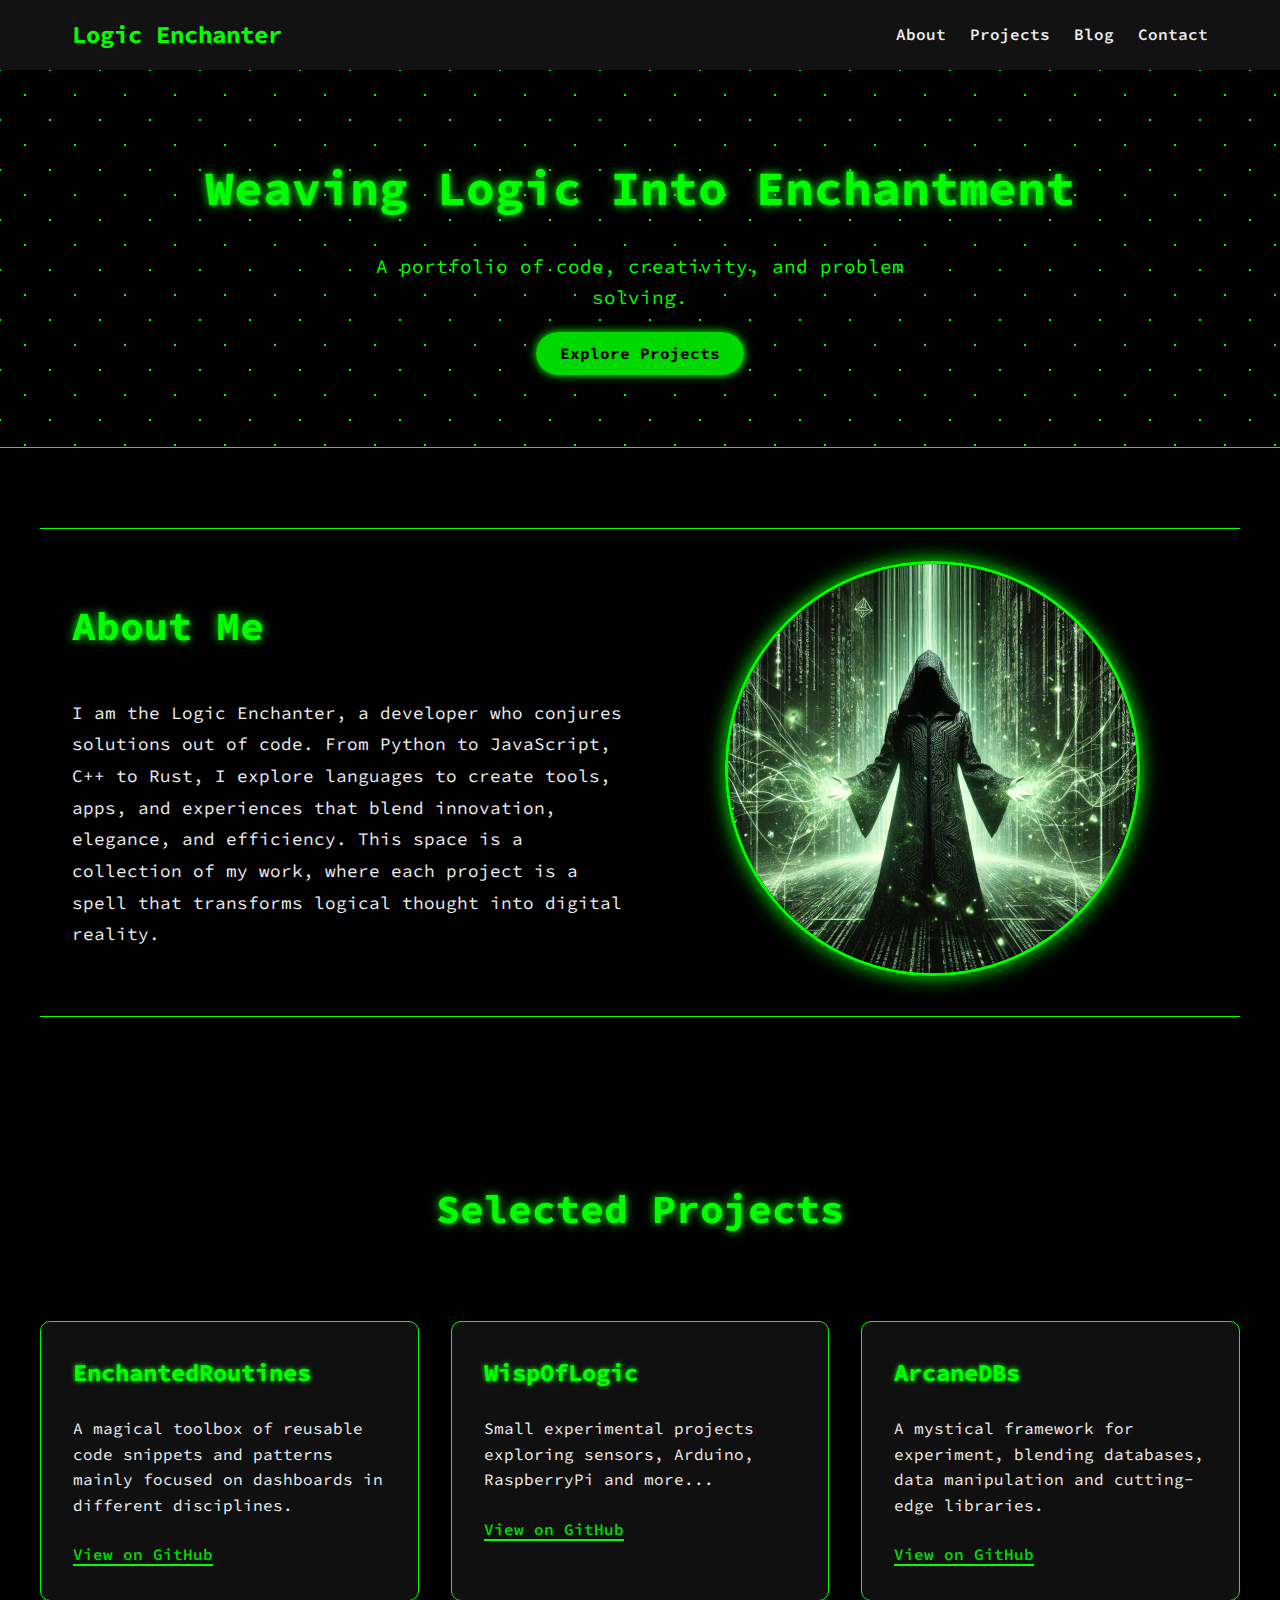
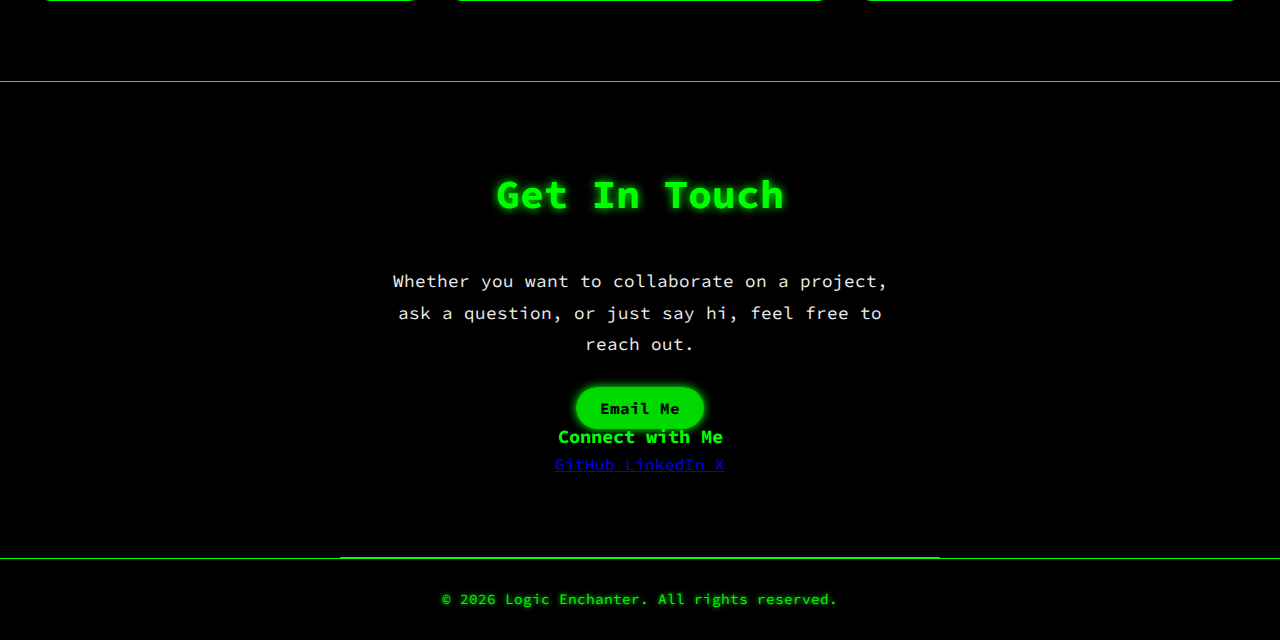
<file: index.html>
<!DOCTYPE html>
<html lang="en">
<head>
    <meta charset="UTF-8" />
    <meta name="description" content="Logic Enchanter - A Portfolio of Magical Code and Projects" />
    <meta name="viewport" content="width=device-width, initial-scale=1.0" />
    <title>Logic Enchanter</title>
    <link rel="stylesheet" href="style.css" />

    <!-- Example of Google Fonts -->
    <link rel="preconnect" href="https://fonts.googleapis.com" />
    <link rel="preconnect" href="https://fonts.gstatic.com" crossorigin />
    <link 
      href="https://fonts.googleapis.com/css2?family=Montserrat:wght@300;400;600;700&family=Source+Code+Pro:wght@400;600&display=swap" 
      rel="stylesheet"
    />

    <!-- Font Awesome for Icons -->
    <link 
      rel="stylesheet" 
      href="https://cdnjs.cloudflare.com/ajax/libs/font-awesome/6.0.0-beta3/css/all.min.css" 
      integrity="sha512-jQikAnYgPKfT8hMB54cCeC0skDzM6FatCsXpT74VI84fncKuEZkZFYV20p1LuTDyYva4YuM/ze0kBpFpdXfzIA==" 
      crossorigin="anonymous" 
      referrerpolicy="no-referrer" 
    />
</head>
<body>
    <header>
        <nav>
            <div class="logo">Logic Enchanter</div>
            <div class="menu-toggle" id="mobile-menu">
                <div class="bar"></div>
                <div class="bar"></div>
                <div class="bar"></div>
            </div>
            <ul class="nav-list">
                <li><a href="index.html#about">About</a></li>
                <li><a href="index.html#projects">Projects</a></li>
                <li><a href="blog.html">Blog</a></li>
                <li><a href="index.html#contact">Contact</a></li>
            </ul>
        </nav>
        <div class="hero">
            <h1>Weaving Logic Into Enchantment</h1>
            <p>A portfolio of code, creativity, and problem solving.</p>
            <a class="btn" href="#projects">Explore Projects</a>
        </div>
    </header>

    <section id="about" class="about-section">
        <div class="content">
            <h2>About Me</h2>
            <p>
                I am the Logic Enchanter, a developer who conjures solutions out of code.
                From Python to JavaScript, C++ to Rust, I explore languages to create tools,
                apps, and experiences that blend innovation, elegance, and efficiency. This
                space is a collection of my work, where each project is a spell that
                transforms logical thought into digital reality.
            </p>
        </div>
        <div class="profile-image">
            <!-- Replace this placeholder with your own image -->
            <img src="files/techench.png" alt="Profile Image" />
        </div>
    </section>

    <section id="projects" class="projects-section">
        <h2>Selected Projects</h2>
        <div class="projects-grid">
            <!-- Sample Project Card -->
            <div class="project-card">
                <h3>EnchantedRoutines</h3>
                <p>A magical toolbox of reusable code snippets and patterns mainly focused on dashboards in different disciplines.</p>
                <a href="https://github.com/LogicEnchanter/EnchantedRoutines" class="card-link">View on GitHub</a>
            </div>
            <div class="project-card">
                <h3>WispOfLogic</h3>
                <p>Small experimental projects exploring sensors, Arduino, RaspberryPi and more...</p>
                <a href="https://github.com/LogicEnchanter/WispOfLogic" class="card-link">View on GitHub</a>
            </div>
            <div class="project-card">
                <h3>ArcaneDBs</h3>
                <p>A mystical framework for experiment, blending databases, data manipulation and cutting-edge libraries.</p>
                <a href="https://github.com/LogicEnchanter/ArcaneDBs" class="card-link">View on GitHub</a>
            </div>
        </div>
    </section>

    <section id="contact" class="contact-section">
        <h2>Get In Touch</h2>
        <p>
            Whether you want to collaborate on a project, ask a question, or just say hi, 
            feel free to reach out.
        </p>
        <a class="btn" href="mailto:your-email@example.com">Email Me</a>
        
        <!-- Social Accounts Section -->
        <div class="social-section">
            <h3>Connect with Me</h3>
            <div class="social-links">
                <a href="https://github.com/your-github" target="_blank" rel="noopener">
                    <i class="fab fa-github"></i> GitHub
                </a>
                <a href="https://www.linkedin.com/in/your-linkedin" target="_blank" rel="noopener">
                    <i class="fab fa-linkedin"></i> LinkedIn
                </a>
                <a href="https://twitter.com/your-x-account" target="_blank" rel="noopener">
                    <i class="fab fa-twitter"></i> X
                </a>
            </div>
        </div>
    </section>

    <footer>
        <p>&copy; <span id="year"></span> Logic Enchanter. All rights reserved.</p>
    </footer>

    <script>
        // Update year automatically
        document.getElementById('year').textContent = new Date().getFullYear();

        // Mobile Menu Toggle
        const menu = document.querySelector('.nav-list');
        const menuBtn = document.querySelector('#mobile-menu');
        menuBtn.addEventListener('click', () => {
            menu.classList.toggle('active');
            menuBtn.classList.toggle('is-active');
        });
    </script>
</body>
</html>
</file>
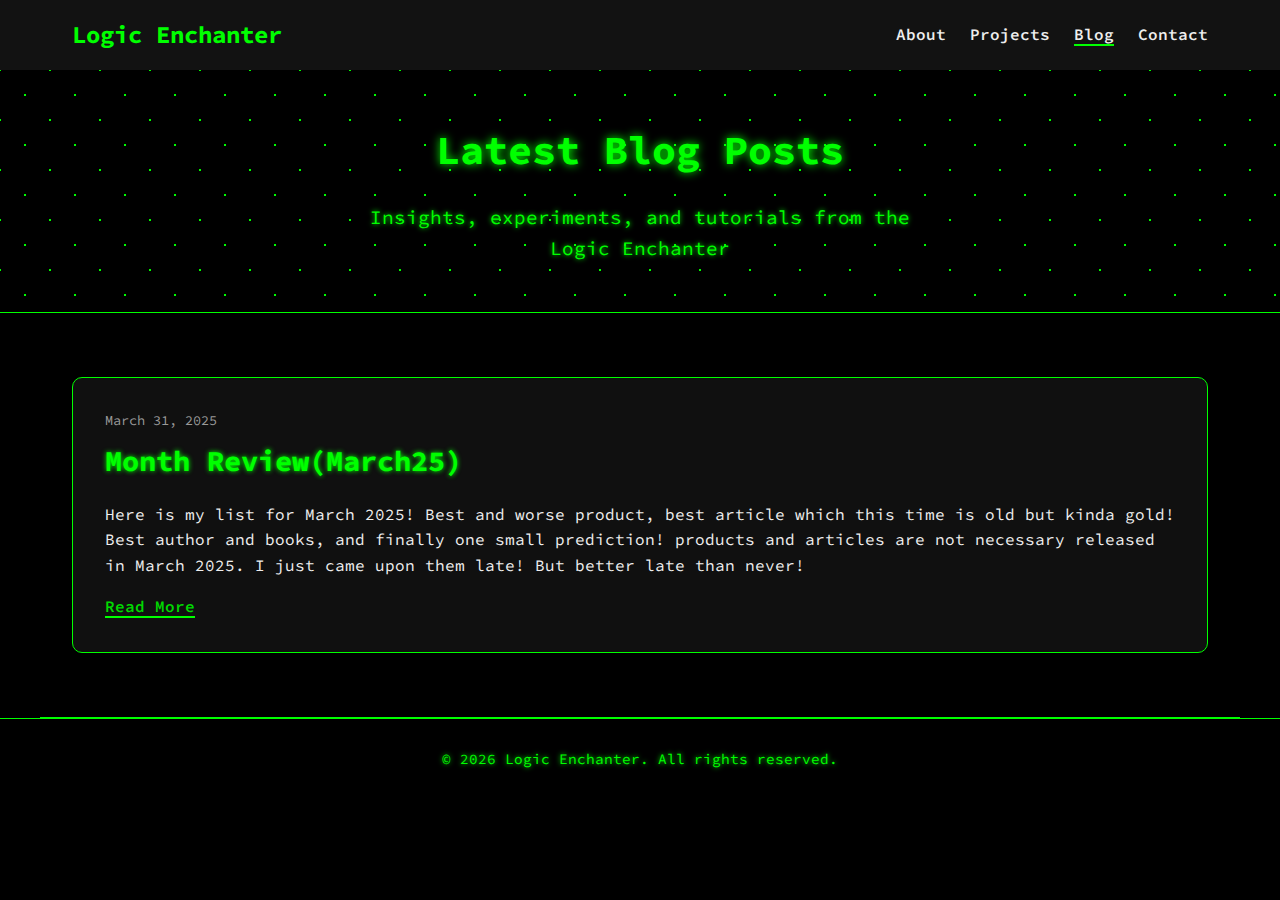
<file: blog.html>
<!DOCTYPE html>
<html lang="en">
<head>
    <meta charset="UTF-8" />
    <meta name="description" content="Logic Enchanter - Blog" />
    <meta name="viewport" content="width=device-width, initial-scale=1.0" />
    <title>Logic Enchanter Blog</title>
    <link rel="stylesheet" href="style.css" />

    <!-- Example of Google Fonts -->
    <link rel="preconnect" href="https://fonts.googleapis.com" />
    <link rel="preconnect" href="https://fonts.gstatic.com" crossorigin />
    <link 
      href="https://fonts.googleapis.com/css2?family=Montserrat:wght@300;400;600;700&family=Source+Code+Pro:wght@400;600&display=swap" 
      rel="stylesheet"
    />

    <!-- Font Awesome for Icons -->
    <link 
      rel="stylesheet" 
      href="https://cdnjs.cloudflare.com/ajax/libs/font-awesome/6.0.0-beta3/css/all.min.css" 
      integrity="sha512-jQikAnYgPKfT8hMB54cCeC0skDzM6FatCsXpT74VI84fncKuEZkZFYV20p1LuTDyYva4YuM/ze0kBpFpdXfzIA==" 
      crossorigin="anonymous" 
      referrerpolicy="no-referrer" 
    />
</head>
<body>
    <!-- Header & Navbar (same structure as index.html) -->
    <header>
        <nav>
            <div class="logo">Logic Enchanter</div>
            <div class="menu-toggle" id="mobile-menu">
                <div class="bar"></div>
                <div class="bar"></div>
                <div class="bar"></div>
            </div>
            <ul class="nav-list">
                <li><a href="index.html#about">About</a></li>
                <li><a href="index.html#projects">Projects</a></li>
                <li><a href="blog.html" class="active">Blog</a></li>
                <li><a href="index.html#contact">Contact</a></li>
            </ul>
        </nav>
        <!-- Smaller hero banner for the blog page -->
        <div class="hero hero-blog">
            <h1>Latest Blog Posts</h1>
            <p>Insights, experiments, and tutorials from the Logic Enchanter</p>
        </div>
    </header>

    <!-- Blog Listing Section -->
    <section class="blog-section">
        <div class="blog-container">

            <!-- Example Blog Post 1 -->
            <article class="blog-post">
                <small class="post-date">March 31, 2025</small>
                <h2 class="post-title">Month Review(March25)</h2>
                <p class="post-excerpt">
                    Here is my list for March 2025! Best and worse product, best article which this time is old but kinda gold! Best author and books, and finally
                    one small prediction! products and articles are not necessary released in March 2025. I just came upon them late! But better late than never!
                </p>
                <a class="post-read-more" href="months/march-2025/march2025.html">Read More</a>
            </article>

            <!-- Add more blog-post articles as needed -->
        </div>
    </section>

    <!-- Footer (same as index.html) -->
    <footer>
        <p>&copy; <span id="year"></span> Logic Enchanter. All rights reserved.</p>
    </footer>

    <script>
        // Update year automatically
        document.getElementById('year').textContent = new Date().getFullYear();

        // Mobile Menu Toggle
        const menu = document.querySelector('.nav-list');
        const menuBtn = document.querySelector('#mobile-menu');
        menuBtn.addEventListener('click', () => {
            menu.classList.toggle('active');
            menuBtn.classList.toggle('is-active');
        });
    </script>
</body>
</html>
</file>
<file: style.css>
:root {
    --primary-color: #00ff00; /* Neon green for Matrix effect */
    --secondary-color: #121212; /* Dark background */
    --dark-color: #000;
    --light-color: #eee;
    --accent-color: #00d900; /* Slightly different green for accents */
    --font-body: 'Source Code Pro', monospace; /* Monospace for a code-like feel */
    --font-code: 'Source Code Pro', monospace;
}

/* Reset */
* {
    margin: 0;
    padding: 0;
    box-sizing: border-box;
}

body {
    font-family: var(--font-body);
    line-height: 1.6;
    background: var(--dark-color);
    color: var(--primary-color);
    overflow-x: hidden;
}

/* NAVIGATION */
header {
    background: var(--secondary-color);
    position: relative;
    border-bottom: 1px solid #00ff00;
}

nav {
    display: flex;
    justify-content: space-between;
    align-items: center;
    padding: 1em 2em;
    max-width: 1200px;
    margin: 0 auto;
}

nav .logo {
    font-size: 1.5rem;
    font-weight: 700;
    color: var(--primary-color);
    font-family: var(--font-code);
}

.nav-list {
    list-style: none;
    display: flex;
    gap: 1.5em;
}

.nav-list li a {
    text-decoration: none;
    color: var(--light-color);
    font-weight: 600;
    transition: color 0.3s;
}

.nav-list li a:hover {
    color: var(--primary-color);
}

/* Mobile menu button */
.menu-toggle {
    display: none;
    flex-direction: column;
    cursor: pointer;
}

.bar {
    height: 3px;
    width: 25px;
    background: var(--primary-color);
    margin: 5px 0;
    transition: all 0.3s;
}

/* HERO */
.hero {
    text-align: center;
    padding: 5em 2em;
    position: relative;
    background: #000;
    color: var(--primary-color);
    /* Optional: Add a subtle matrix "rain" effect background */
    background-image: radial-gradient(#00ff00 1px, transparent 1px),
    radial-gradient(#00ff00 1px, transparent 1px);
    background-position: 0 0, 25px 25px;
    background-size: 50px 50px;
}

.hero h1 {
    font-size: 3rem;
    margin-bottom: 0.5em;
    text-shadow: 0 0 10px #00ff00;
}

.hero p {
    font-size: 1.2rem;
    margin-bottom: 1em;
    max-width: 600px;
    margin: 0.5em auto 1.5em;
}

.hero .btn {
    background: var(--accent-color);
    color: var(--dark-color);
    padding: 0.7em 1.5em;
    border: none;
    border-radius: 25px;
    text-decoration: none;
    font-weight: 700;
    font-family: var(--font-code);
    transition: background 0.3s, box-shadow 0.3s;
    box-shadow: 0 0 10px #00ff00;
}

.hero .btn:hover {
    background: #00ff00;
    box-shadow: 0 0 15px #00ff00, 0 0 30px #00ff00;
}

/* ABOUT */
.about-section {
    display: flex;
    flex-wrap: wrap;
    align-items: center;
    max-width: 1200px;
    margin: 5em auto;
    padding: 2em;
    border-top: 1px solid #00ff00;
    border-bottom: 1px solid #00ff00;
}

.about-section .content {
    flex: 1;
    min-width: 300px;
    margin-right: 2em;
}

.about-section h2 {
    font-size: 2.5rem;
    margin-bottom: 1em;
    text-shadow: 0 0 10px #00ff00;
}

.about-section p {
    font-size: 1.1rem;
    line-height: 1.8;
    color: var(--light-color);
}

.profile-image {
    flex: 1;
    min-width: 300px;
    text-align: center;
}

.profile-image img {
    max-width: 100%;
    border-radius: 50%;
    border: 3px solid #00ff00;
    box-shadow: 0 0 20px #00ff00;
}

/* PROJECTS */
.projects-section {
    background: var(--dark-color);
    padding: 5em 2em;
    text-align: center;
    border-bottom: 1px solid #00ff00;
}

.projects-section h2 {
    font-size: 2.5rem;
    margin-bottom: 2em;
    color: var(--primary-color);
    text-shadow: 0 0 10px #00ff00;
}

.projects-grid {
    display: grid;
    grid-template-columns: repeat(auto-fit, minmax(250px, 1fr));
    gap: 2em;
    max-width: 1200px;
    margin: 0 auto;
}

.project-card {
    background: #101010;
    border: 1px solid #00ff00;
    border-radius: 10px;
    padding: 2em;
    transition: transform 0.3s, box-shadow 0.3s;
    text-align: left;
    position: relative;
    color: var(--light-color);
}

.project-card h3 {
    font-size: 1.5rem;
    color: var(--primary-color);
    margin-bottom: 1em;
    text-shadow: 0 0 5px #00ff00;
}

.project-card p {
    font-size: 1rem;
    margin-bottom: 1.5em;
    color: var(--light-color);
}

.project-card .card-link {
    text-decoration: none;
    font-weight: 600;
    color: var(--accent-color);
    font-family: var(--font-code);
    border-bottom: 2px solid #00ff00;
    transition: color 0.3s, text-shadow 0.3s;
}

.project-card:hover {
    transform: translateY(-5px);
    box-shadow: 0 10px 30px rgba(0,255,0,0.2);
}

.project-card:hover .card-link {
    color: #00ff00;
    text-shadow: 0 0 10px #00ff00;
}

/* CONTACT */
.contact-section {
    padding: 5em 2em;
    text-align: center;
    max-width: 600px;
    margin: 0 auto;
    border-bottom: 1px solid #00ff00;
}

.contact-section h2 {
    font-size: 2.5rem;
    margin-bottom: 1em;
    color: var(--primary-color);
    text-shadow: 0 0 10px #00ff00;
}

.contact-section p {
    font-size: 1.1rem;
    line-height: 1.8;
    margin-bottom: 2em;
    color: var(--light-color);
}

.contact-section .btn {
    background: var(--accent-color);
    color: var(--dark-color);
    padding: 0.7em 1.5em;
    border: none;
    border-radius: 25px;
    text-decoration: none;
    font-weight: 700;
    font-family: var(--font-code);
    transition: background 0.3s, box-shadow 0.3s;
    box-shadow: 0 0 10px #00ff00;
}

.contact-section .btn:hover {
    background: #00ff00;
    box-shadow: 0 0 15px #00ff00, 0 0 30px #00ff00;
}

/* FOOTER */
footer {
    text-align: center;
    padding: 2em;
    background: #000;
    color: var(--primary-color);
    font-size: 0.9rem;
    border-top: 1px solid #00ff00;
    text-shadow: 0 0 5px #00ff00;
}

/* RESPONSIVE */
@media (max-width: 768px) {
    nav .nav-list {
        position: absolute;
        top: 70px;
        right: 0;
        width: 200px;
        flex-direction: column;
        background: var(--secondary-color);
        border: 1px solid #00ff00;
        transform: translateX(100%);
        transition: transform 0.3s;
        padding: 1em;
    }

    nav .nav-list.active {
        transform: translateX(0);
    }

    .menu-toggle {
        display: flex;
    }

    .about-section {
        flex-direction: column;
    }

    .about-section .content {
        margin: 0 0 2em 0;
    }

    .hero h1 {
        font-size: 2.5rem;
    }
}

.menu-toggle.is-active .bar:nth-child(2) {
    opacity: 0;
}

.menu-toggle.is-active .bar:nth-child(1) {
    transform: translateY(8px) rotate(45deg);
}

.menu-toggle.is-active .bar:nth-child(3) {
    transform: translateY(-8px) rotate(-45deg);
}


/* BLOG PAGE ADDITIONS */

/* Hero banner for the blog page (slightly different from main hero) */
.hero-blog {
    background: #000; /* or var(--dark-color) */
    color: var(--primary-color);
    padding: 3em 2em;
    background-image: radial-gradient(#00ff00 1px, transparent 1px),
                      radial-gradient(#00ff00 1px, transparent 1px);
    background-position: 0 0, 25px 25px;
    background-size: 50px 50px;
}

.hero-blog h1 {
    font-size: 2.5rem;
    margin-bottom: 0.5em;
    text-shadow: 0 0 10px var(--primary-color);
}

.hero-blog p {
    font-size: 1.2rem;
    margin: 0.5em auto 0;
    max-width: 600px;
    text-shadow: 0 0 5px var(--primary-color);
}

/* Blog Section */
.blog-section {
    padding: 4em 2em;
    max-width: 1200px;
    margin: 0 auto;
    border-bottom: 1px solid var(--primary-color);
}

.blog-container {
    display: flex;
    flex-direction: column;
    gap: 2em;
}

.blog-post {
    background: #101010;
    border: 1px solid var(--primary-color);
    padding: 2em;
    border-radius: 10px;
    transition: transform 0.3s, box-shadow 0.3s;
    position: relative;
    color: var(--light-color);
}

.blog-post:hover {
    transform: translateY(-5px);
    box-shadow: 0 10px 30px rgba(0, 255, 0, 0.2);
}

.post-date {
    font-size: 0.85rem;
    color: #999; 
    display: block;
    margin-bottom: 0.5em;
}

.post-title {
    font-size: 1.8rem;
    color: var(--primary-color);
    margin-bottom: 0.6em;
    text-shadow: 0 0 5px var(--primary-color);
}

.post-excerpt {
    font-size: 1rem;
    margin-bottom: 1em;
    line-height: 1.6;
    color: var(--light-color);
}

.post-read-more {
    color: var(--accent-color);
    font-weight: 600;
    font-family: var(--font-code);
    text-decoration: none;
    border-bottom: 2px solid var(--primary-color);
    transition: color 0.3s, text-shadow 0.3s;
}

.post-read-more:hover {
    color: var(--primary-color);
    text-shadow: 0 0 5px var(--primary-color);
}

/* Optional: Active nav link styling (blog link) */
.nav-list a.active {
    border-bottom: 2px solid var(--primary-color);
}

/* Single Post Content Section */
.blog-post-content {
    padding: 4em 2em;
    max-width: 800px;
    margin: 0 auto;
    border-bottom: 1px solid var(--primary-color);
}

.post-container {
    background: #101010;
    border: 1px solid var(--primary-color);
    padding: 2em;
    border-radius: 10px;
    color: var(--light-color);
}

.post-container h2 {
    font-size: 2rem;
    color: var(--primary-color);
    margin-bottom: 1em;
    text-shadow: 0 0 5px var(--primary-color);
}
</file>
